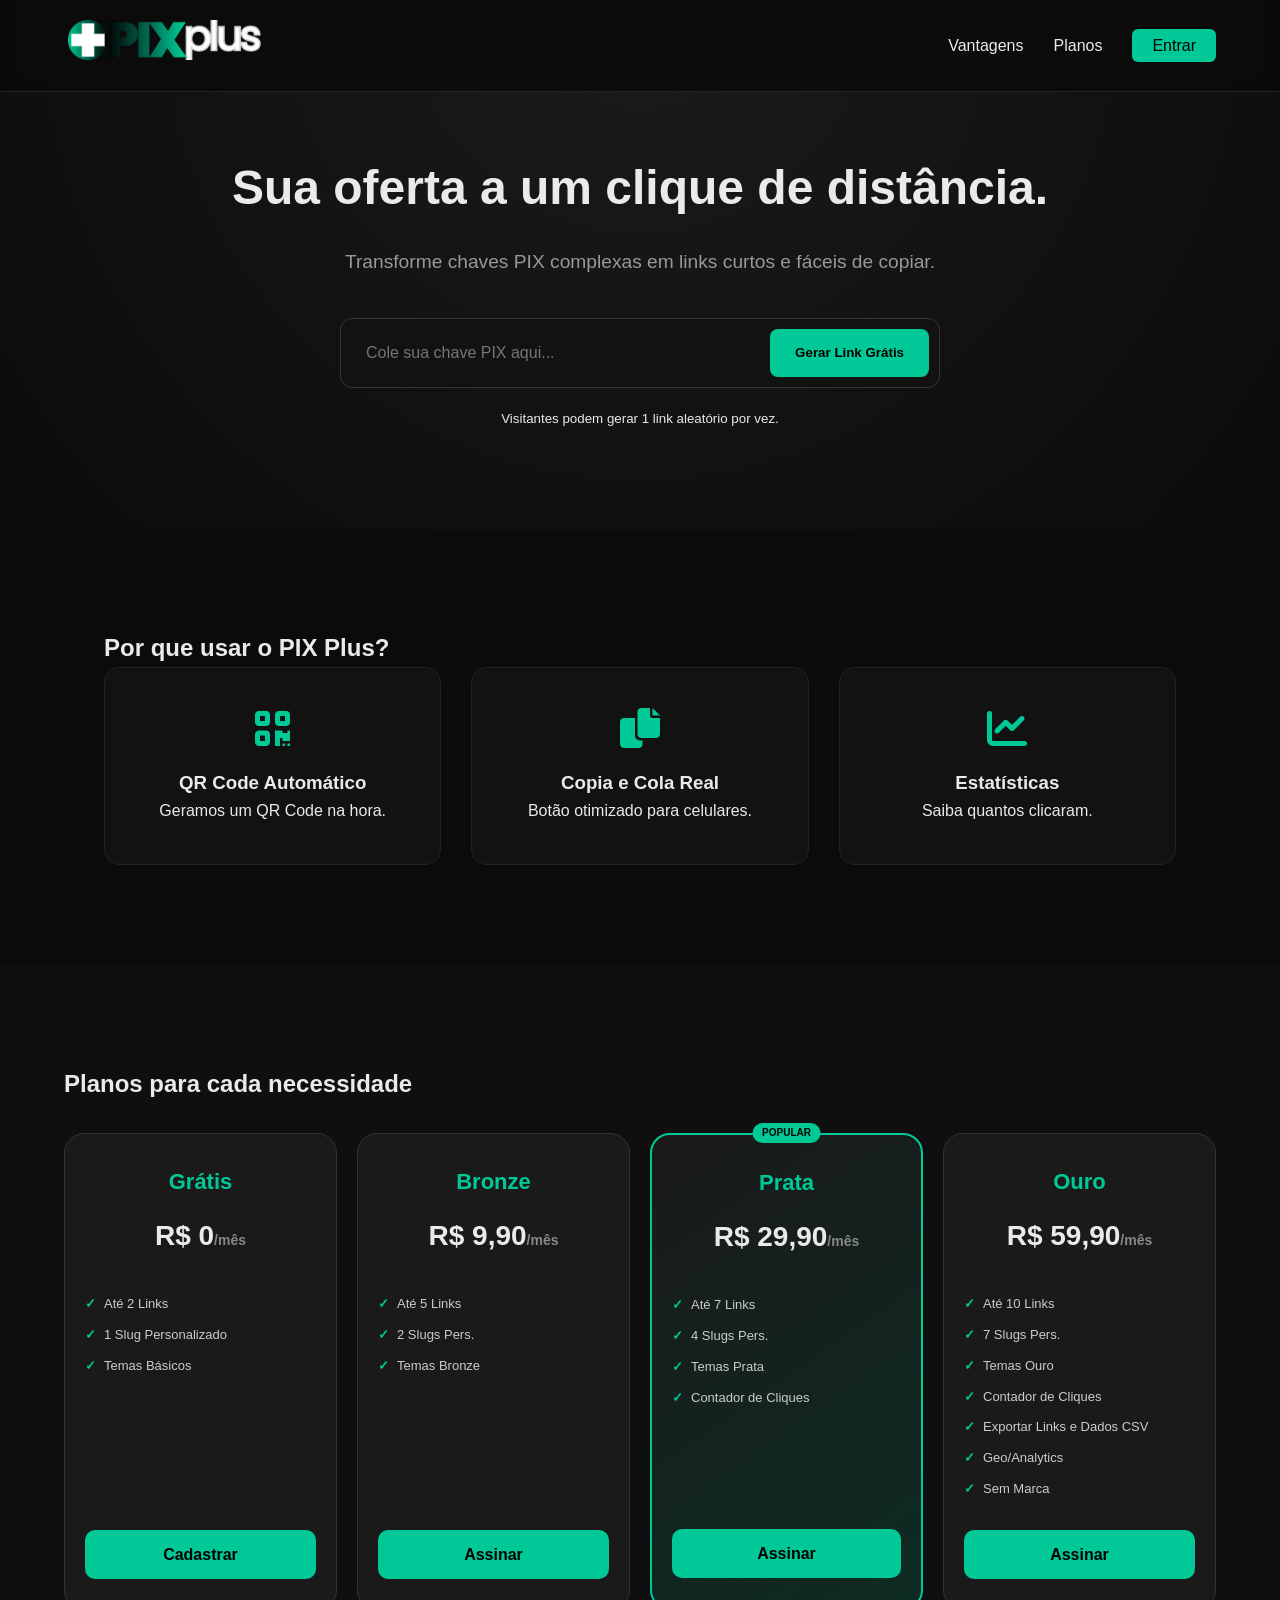
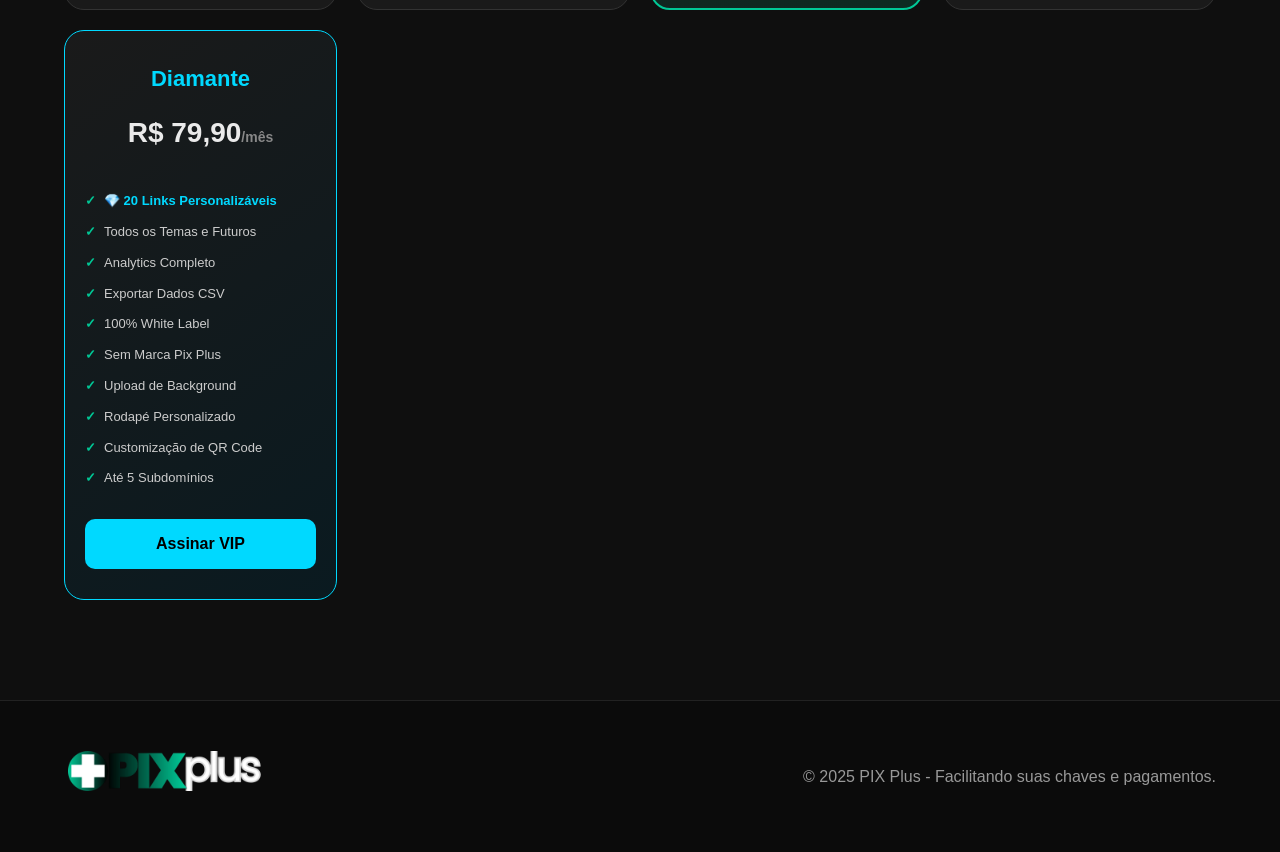
<file: index.html>
<!DOCTYPE html>
<html lang="pt-br">
<head>
    <meta charset="UTF-8">
    <meta name="viewport" content="width=device-width, initial-scale=1.0">
    <title>PIX Plus — Encurtador de Chaves PIX Inteligente</title>
    <link rel="stylesheet" href="index.css"></link>
    <link rel="stylesheet" href="https://cdnjs.cloudflare.com/ajax/libs/font-awesome/6.0.0/css/all.min.css"></link>
</head>
<body>

    <header>
        <nav class="nav-container">
            <div class="logo">
                <a href="/"><img src="/assets/pixplus-branco.png" alt="PIX Plus"/></a>
            </div>

            <button class="menu-toggle-btn" id="btn-mobile-index" style="background:none; border:none; color:#00c896; font-size:24px; cursor:pointer;">
                <i class="fas fa-bars"></i>
            </button>

            <ul class="nav-links" id="menu-principal">
                <li><a href="#vantagens" onclick="fecharMenu()">Vantagens</a></li>
                <li><a href="#planos" onclick="fecharMenu()">Planos</a></li>
                <li id="header-actions">
                    <a href="/login.html" class="btn-login">Entrar</a>
                </li>
            </ul>
        </nav>
    </header>

    <main>
        <section class="hero">
            <h1>Sua oferta a um clique de distância.</h1>
            <p>Transforme chaves PIX complexas em links curtos e fáceis de copiar.</p>
            
            <div class="generator-box">
                <input type="text" id="pix" placeholder="Cole sua chave PIX aqui...">
                <button onclick="criar()">Gerar Link Grátis</button>
            </div>

            <div id="container-resultado" style="display:none; margin-top: 20px; max-width: 600px; width: 100%; justify-self: center;">
                <div style="background: #111; border: 1px solid #00c896; padding: 20px; border-radius: 12px; display: flex; justify-content: space-between; align-items: center;">
                    <div style="text-align: left;">
                        <p style="color: #888; margin: 0; font-size: 14px;">Link gerado com sucesso!</p>
                        <a href="#" id="link-gerado" target="_blank" style="color: #00c896; font-weight: bold; font-size: 18px; text-decoration: none;">PIX Plus.pages.dev/carregando</a>
                    </div>
                    <button onclick="copiarLink()" style="background: #00c896; color: #000; border: none; padding: 10px 20px; border-radius: 8px; cursor: pointer; font-weight: bold;">Copiar</button>
                </div>
            </div>

            <small style="display: block; margin-top: 15px;">Visitantes podem gerar 1 link aleatório por vez.</small>
        </section>

        <section id="vantagens" class="features">
            <div class="section-title"><h2>Por que usar o PIX Plus?</h2></div>
            <div class="feature-grid">
                <div class="feature-card"><i class="fas fa-qrcode"></i><h3>QR Code Automático</h3><p>Geramos um QR Code na hora.</p></div>
                <div class="feature-card"><i class="fas fa-copy"></i><h3>Copia e Cola Real</h3><p>Botão otimizado para celulares.</p></div>
                <div class="feature-card"><i class="fas fa-chart-line"></i><h3>Estatísticas</h3><p>Saiba quantos clicaram.</p></div>
            </div>
        </section>

       <section id="planos" class="pricing">
    <div class="section-title"><h2>Planos para cada necessidade</h2></div>
    <div class="planos-grid">
                    <div class="plano-card">
                        <h3>Grátis</h3>
                        <div class="preco">R$ 0<span>/mês</span></div>
                        <ul class="plano-features">
                            <li>Até 2 Links</li>
                            <li>1 Slug Personalizado</li>
                            <li>Temas Básicos</li>
                        </ul>
                        <a href="/login.html" target="_blank" class="btn-upgrade" style="text-align:center">Cadastrar</a>
                    </div>

                    <div class="plano-card">
                        <h3>Bronze</h3>
                        <div class="preco">R$ 9,90<span>/mês</span></div>
                        <ul class="plano-features">
                            <li>Até 5 Links</li>
                            <li>2 Slugs Pers.</li>
                            <li>Temas Bronze</li>
                        </ul>
                        <a href="/login.html" target="_blank" class="btn-upgrade" style="text-align:center">Assinar</a>
                    </div>

                    <div class="plano-card destaque">
                        <span style="position:absolute; top:-12px; left:50%; transform:translateX(-50%); background:var(--primary); color:#000; padding:2px 10px; border-radius:10px; font-size:10px; font-weight:bold;">POPULAR</span>
                        <h3>Prata</h3>
                        <div class="preco">R$ 29,90<span>/mês</span></div>
                        <ul class="plano-features">
                            <li>Até 7 Links</li>
                            <li>4 Slugs Pers.</li>
                            <li>Temas Prata</li>
                            <li>Contador de Cliques</li>
                        </ul>
                        <a href="/login.html" target="_blank" class="btn-upgrade" style="text-align:center">Assinar</a>
                    </div>

                    <div class="plano-card">
                        <h3>Ouro</h3>
                        <div class="preco">R$ 59,90<span>/mês</span></div>
                        <ul class="plano-features">
                            <li>Até 10 Links</li>
                            <li>7 Slugs Pers.</li>
                            <li>Temas Ouro</li>
                            <li>Contador de Cliques</li>
                            <li>Exportar Links e Dados CSV</li>
                            <li>Geo/Analytics</li>
                            <li>Sem Marca</li>
                        </ul>
                        <a href="/login.html" target="_blank" class="btn-upgrade" style="text-align:center">Assinar</a>
                    </div>

                    <div class="plano-card" style="border-color: #00d9ff; background: linear-gradient(145deg, #1a1a1a, #0a1a20);">
                        <h3 style="color: #00d9ff;">Diamante</h3>
                        <div class="preco">R$ 79,90<span>/mês</span></div>
                        <ul class="plano-features">
                            <li style="color: #00d9ff; font-weight: bold;">💎 20 Links Personalizáveis</li>
                            <li>Todos os Temas e Futuros</li>
                            <li>Analytics Completo</li>
                            <li>Exportar Dados CSV</li>
                            <li>100% White Label</li>
                            <li>Sem Marca Pix Plus</li>
                            <li>Upload de Background</li>
                            <li>Rodapé Personalizado</li>
                            <li>Customização de QR Code</li>
                            <li>Até 5 Subdomínios</li>
                        </ul>
                        <a href="/login.html" target="_blank" class="btn-upgrade" style="background: #00d9ff; text-align:center">Assinar VIP</a>
                    </div>
                </div>
</section>
    </main>

    <footer>
        <div class="footer-content">
             <div class="logo"><a href="/"><img src="/assets/pixplus-branco.png" alt="PIX Plus"/></a></div>
            <p>&copy; 2025 PIX Plus - Facilitando suas chaves e pagamentos.</p>
        </div>
    </footer>

    <script>
        // Lógica local simples para a Index (já que o menu é diferente da Dash)
        const btnMobile = document.getElementById('btn-mobile-index');
        const menuPrincipal = document.getElementById('menu-principal');

        btnMobile.addEventListener('click', () => {
            menuPrincipal.classList.toggle('active');
            // Muda o ícone de bars para X
            const icon = btnMobile.querySelector('i');
            icon.classList.toggle('fa-bars');
            icon.classList.toggle('fa-times');
        });

        function fecharMenu() {
            menuPrincipal.classList.remove('active');
            const icon = btnMobile.querySelector('i');
            icon.classList.add('fa-bars');
            icon.classList.remove('fa-times');
        }
    </script>
    <script src="app.js"></script>
</body>
</html>
</file>
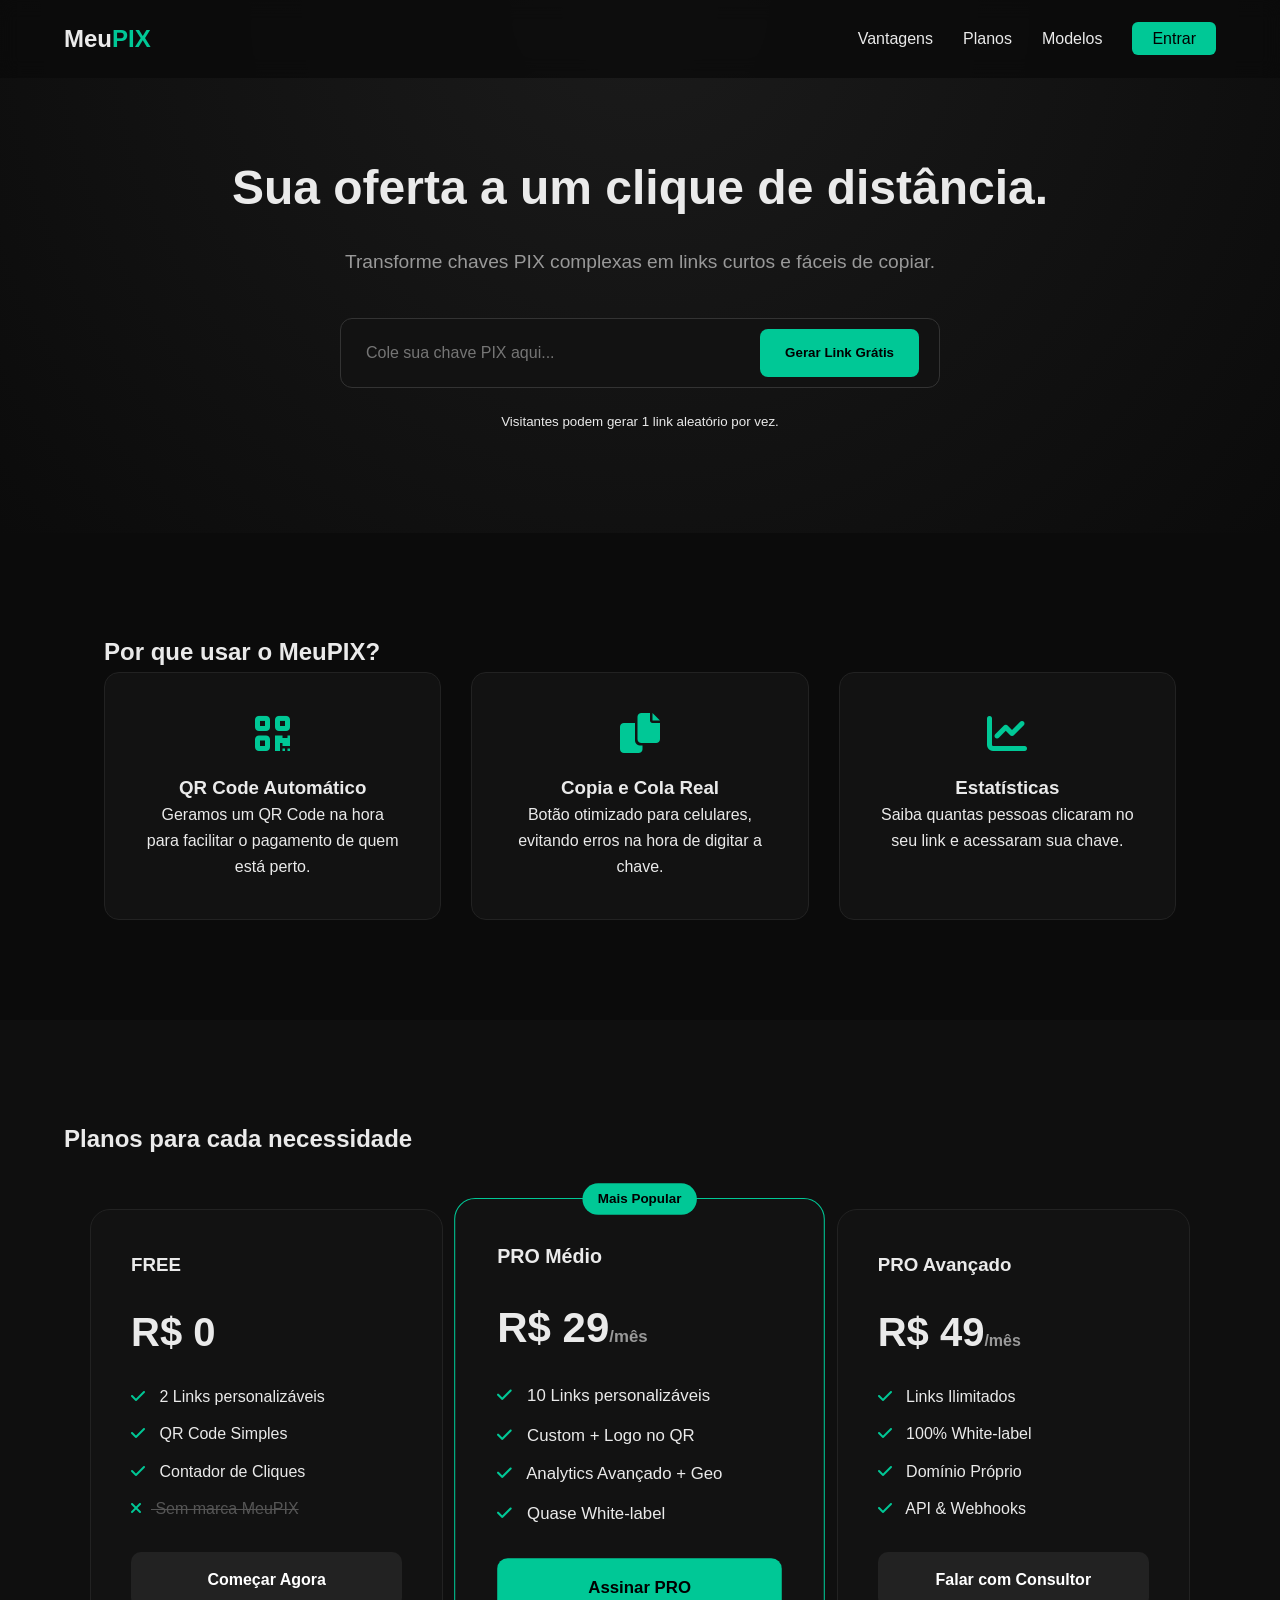
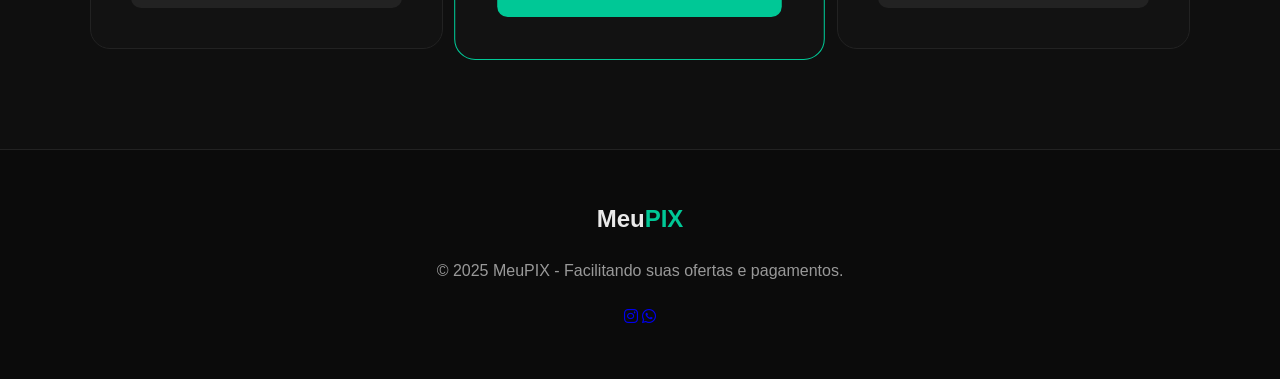
<file: public/index.html>
<!DOCTYPE html>
<html lang="pt-br">
<head>
    <meta charset="UTF-8">
    <meta name="viewport" content="width=device-width, initial-scale=1.0">
    <title>MeuPIX — Encurtador de Chaves PIX Inteligente</title>
    <link rel="stylesheet" href="style.css">
    <link rel="stylesheet" href="https://cdnjs.cloudflare.com/ajax/libs/font-awesome/6.0.0/css/all.min.css">
</head>
<body>

    <header>
        <nav class="nav-container">
            <div class="logo">Meu<span>PIX</span></div>
            <ul class="nav-links">
                <li><a href="#vantagens">Vantagens</a></li>
                <li><a href="#planos">Planos</a></li>
                <li><a href="#modelos">Modelos</a></li>
                <li><a href="/login" class="btn-login">Entrar</a></li>
            </ul>
        </nav>
    </header>

    <main>
        <section class="hero">
            <h1>Sua oferta a um clique de distância.</h1>
            <p>Transforme chaves PIX complexas em links curtos e fáceis de copiar.</p>
            
            <div class="generator-box">
                <input type="text" id="pix" placeholder="Cole sua chave PIX aqui...">
                <button onclick="criar()">Gerar Link Grátis</button>
                <div id="resultado"></div>
            </div>
            <small>Visitantes podem gerar 1 link aleatório por vez.</small>
        </section>

        <section id="vantagens" class="features">
            <div class="section-title">
                <h2>Por que usar o MeuPIX?</h2>
            </div>
            <div class="feature-grid">
                <div class="feature-card">
                    <i class="fas fa-qrcode"></i>
                    <h3>QR Code Automático</h3>
                    <p>Geramos um QR Code na hora para facilitar o pagamento de quem está perto.</p>
                </div>
                <div class="feature-card">
                    <i class="fas fa-copy"></i>
                    <h3>Copia e Cola Real</h3>
                    <p>Botão otimizado para celulares, evitando erros na hora de digitar a chave.</p>
                </div>
                <div class="feature-card">
                    <i class="fas fa-chart-line"></i>
                    <h3>Estatísticas</h3>
                    <p>Saiba quantas pessoas clicaram no seu link e acessaram sua chave.</p>
                </div>
            </div>
        </section>

        <section id="planos" class="pricing">
            <div class="section-title">
                <h2>Planos para cada necessidade</h2>
            </div>
            <div class="pricing-grid">
                <div class="price-card">
                    <h3>FREE</h3>
                    <div class="price">R$ 0</div>
                    <ul>
                        <li><i class="fas fa-check"></i> 2 Links personalizáveis</li>
                        <li><i class="fas fa-check"></i> QR Code Simples</li>
                        <li><i class="fas fa-check"></i> Contador de Cliques</li>
                        <li class="disabled"><i class="fas fa-times"></i> Sem marca MeuPIX</li>
                    </ul>
                    <a href="/cadastro" class="btn-plan">Começar Agora</a>
                </div>
                <div class="price-card featured">
                    <div class="badge">Mais Popular</div>
                    <h3>PRO Médio</h3>
                    <div class="price">R$ 29<span>/mês</span></div>
                    <ul>
                        <li><i class="fas fa-check"></i> 10 Links personalizáveis</li>
                        <li><i class="fas fa-check"></i> Custom + Logo no QR</li>
                        <li><i class="fas fa-check"></i> Analytics Avançado + Geo</li>
                        <li><i class="fas fa-check"></i> Quase White-label</li>
                    </ul>
                    <a href="/cadastro" class="btn-plan">Assinar PRO</a>
                </div>
                <div class="price-card">
                    <h3>PRO Avançado</h3>
                    <div class="price">R$ 49<span>/mês</span></div>
                    <ul>
                        <li><i class="fas fa-check"></i> Links Ilimitados</li>
                        <li><i class="fas fa-check"></i> 100% White-label</li>
                        <li><i class="fas fa-check"></i> Domínio Próprio</li>
                        <li><i class="fas fa-check"></i> API & Webhooks</li>
                    </ul>
                    <a href="/cadastro" class="btn-plan">Falar com Consultor</a>
                </div>
            </div>
        </section>
    </main>

    <footer>
        <div class="footer-content">
            <div class="logo">Meu<span>PIX</span></div>
            <p>&copy; 2025 MeuPIX - Facilitando suas ofertas e pagamentos.</p>
            <div class="social">
                <a href="#"><i class="fab fa-instagram"></i></a>
                <a href="#"><i class="fab fa-whatsapp"></i></a>
            </div>
        </div>
    </footer>

    <script src="app.js"></script>
</body>
</html>
</file>
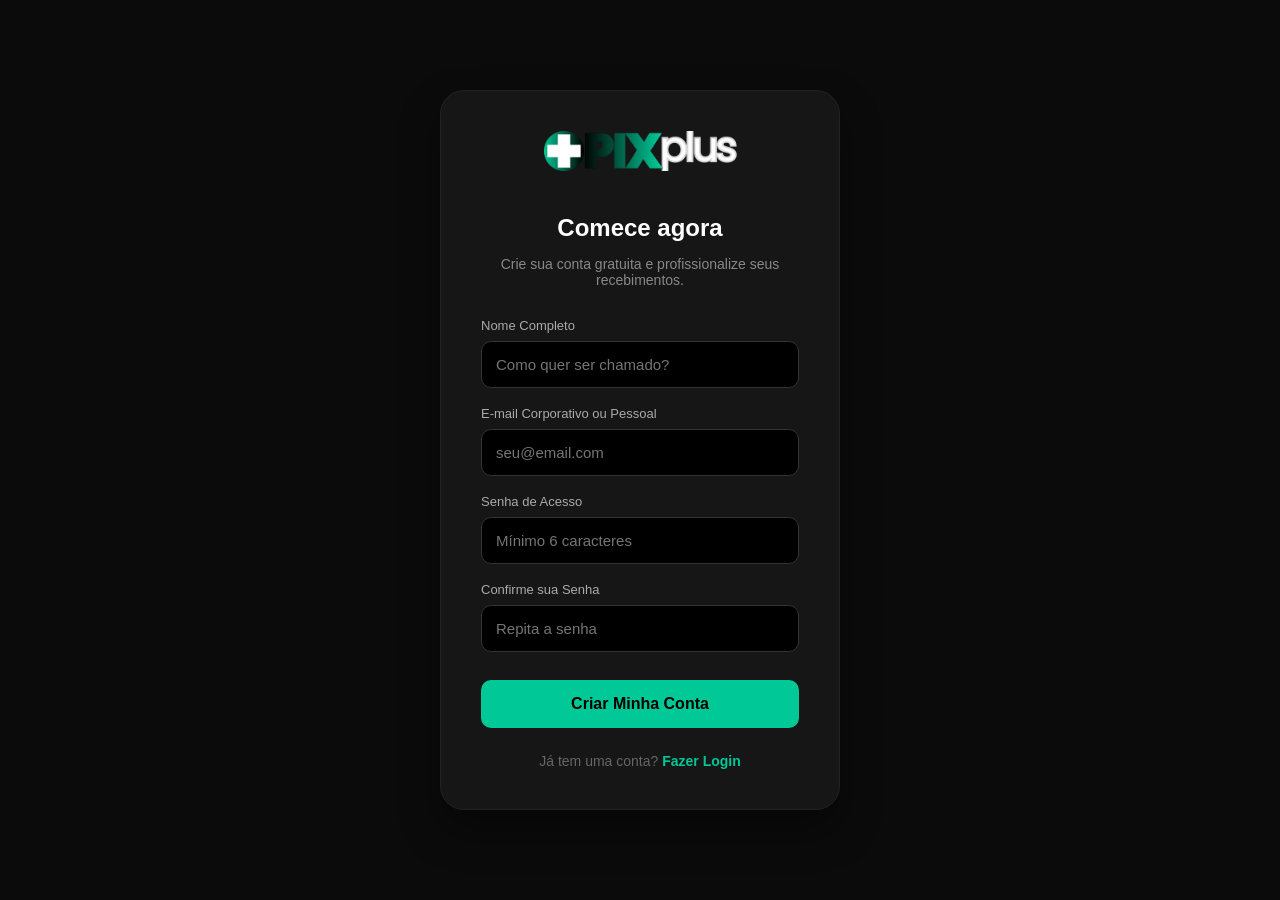
<file: cadastro.html>
<!DOCTYPE html>
<html lang="pt-br">
<head>
    <meta charset="UTF-8">
    <meta name="viewport" content="width=device-width, initial-scale=1.0">
    <title>PIX Plus - Criar Conta</title>
    <link rel="stylesheet" href="cadastro.css">
</head>
<body>

    <div class="auth-container">
        <a href="/"><img src="/assets/pixplus-branco.png" alt="PIX Plus" class="logo-auth"></a>
        <h2>Comece agora</h2>
        <p class="subtitle">Crie sua conta gratuita e profissionalize seus recebimentos.</p>

        <form onsubmit="event.preventDefault(); cadastrar();">
            <div class="input-group">
                <label>Nome Completo</label>
                <input type="text" id="nome" placeholder="Como quer ser chamado?" required>
            </div>
            
            <div class="input-group">
                <label>E-mail Corporativo ou Pessoal</label>
                <input type="email" id="email" placeholder="seu@email.com" required>
            </div>
            
            <div class="input-group">
                <label>Senha de Acesso</label>
                <input type="password" id="password" placeholder="Mínimo 6 caracteres" required>
            </div>
            
            <div class="input-group">
                <label>Confirme sua Senha</label>
                <input type="password" id="confirmPassword" placeholder="Repita a senha" required>
            </div>
            
            <button type="submit" class="btn-primary">Criar Minha Conta</button>
        </form>

        <div class="footer-link">
            Já tem uma conta? <a href="login.html">Fazer Login</a>
        </div>
    </div>

    <script src="app.js"></script>
</body>
</html>
</file>
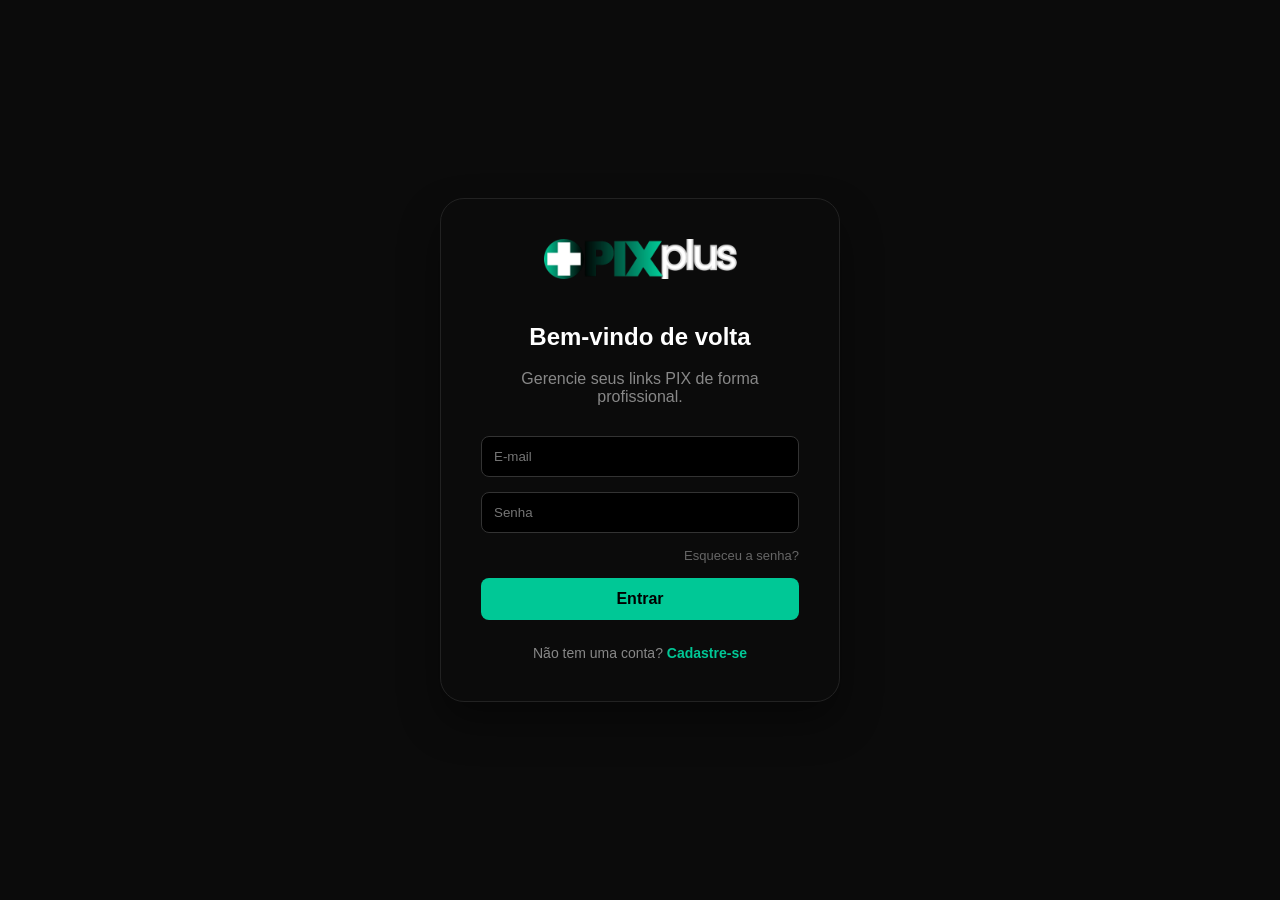
<file: dashboard.html>
<!DOCTYPE html>
<html lang="pt-br">
<head>
    <meta charset="UTF-8">
    <meta name="viewport" content="width=device-width, initial-scale=1.0">
    <title>PIX Plus - Dashboard</title>
    <link rel="stylesheet" href="dashboard.css">
</head>
<body>

    <div class="mobile-nav-bar">
        <a href="/"><img src="/assets/pixplus-branco.png" alt="PIX Plus" style="height: 25px;"/></a>
        <button class="menu-toggle-btn" style="background:none; border:none; color:#fff; font-size:24px; cursor:pointer;">☰</button>
    </div>

    <div class="menu-overlay"></div>

    <div class="dash-wrapper">
        <aside class="sidebar">
            <div class="sidebar-logo">
                 <a href="/"><img src="/assets/pixplus-branco.png" alt="PIX Plus" style="height: 25px;"/></a>
            </div>
            <nav class="sidebar-nav">
                <a onclick="trocarAba('home')" class="nav-item active" id="nav-home">🏠 Painel</a>
                <a onclick="trocarAba('analytics')" class="nav-item" id="nav-analytics">📊 Analytics</a>
                <a onclick="trocarAba('modelos')" class="nav-item" id="nav-modelos">🎨 Modelos</a>
                <a onclick="trocarAba('planos')" class="nav-item" id="nav-planos">💎 Planos</a>
                <a onclick="trocarAba('admin')" class="nav-item" id="nav-admin" style="display:none; color: #ff00ff;">⚙️ Master Admin</a>
            </nav>
            <div class="sidebar-footer">
                <button onclick="logout()" class="btn-logout">Sair</button>
            </div>
        </aside>

        <main class="main-content">
            <div id="view-home" class="aba-conteudo">
                <header class="dash-header">
                    <div>
                        <h1 style="margin:0">Bem-vindo!</h1>
                        <span class="badge-plan">Plano Free</span>
                    </div>
                </header>

                <div class="ranking-container">
    <div class="ranking-box">
        <h3>Dispositivos</h3>
        <div id="deviceList">
            <div class="rank-item main">
                <span class="name">Mobile</span>
                <span class="value">75%</span>
            </div>
            <div class="rank-item secondary">
                <span>Desktop</span>
                <span>20%</span>
            </div>
            <div class="rank-item secondary">
                <span>Tablet</span>
                <span>5%</span>
            </div>
        </div>
    </div>

    <div class="ranking-box">
        <h3>Origem Geográfica</h3>
        <div id="geoList">
            <div class="rank-item main">
                <span class="name">Brasil 🇧🇷</span>
                <span class="value">92%</span>
            </div>
            <div class="rank-item secondary">
                <span>Portugal 🇵🇹</span>
                <span>5%</span>
            </div>
            <div class="rank-item secondary">
                <span>EUA 🇺🇸</span>
                <span>3%</span>
            </div>
        </div>
    </div>
</div>

                <div class="links-section">
                    <div style="display: flex; justify-content: space-between; align-items: center; margin-bottom: 20px;">
                        <h2>Links no Banco de Dados</h2>
                        <button onclick="document.getElementById('modalNovoLink').style.display='block'" style="background:var(--primary); color:#000; border:none; padding:10px 20px; border-radius:8px; cursor:pointer; font-weight:bold;">+ Novo Link</button>
                    </div>
                    <table>
                        <thead>
                            <tr>
                                <th>Atalho (Slug)</th>
                                <th>Chave PIX</th>
                                <th>Cliques</th>
                                <th>Ações</th>
                            </tr>
                        </thead>
                        <tbody id="linksBody"></tbody>
                    </table>
                </div>
            </div>

            <div id="view-analytics" class="aba-conteudo" style="display:none">
    <div id="analyticsSection">
    <h2>Analytics em Tempo Real</h2>
    <p style="color: #888; margin-bottom: 30px;">Dados extraídos diretamente do seu Banco de Dados.</p>

    <div class="stats-overview">
        <div class="stat-card">
            <h4>Acessos Totais</h4>
            <div class="value" id="totalAcessos">0</div>
        </div>
        <div class="stat-card">
            <h4>QR Codes Revelados</h4>
            <div class="value" id="totalRevelacoes">0</div>
        </div>
        <div class="stat-card">
            <h4>Chaves Copiadas</h4>
            <div class="value" id="totalCopias">0</div>
        </div>
    </div>

    <table class="analytics-table">
        <thead>
            <tr>
                <th>Slug</th>
                <th>Acessos</th>
                <th>Revelações</th>
                <th>Cópias</th>
                <th>Engajamento</th>
            </tr>
        </thead>
        <tbody id="analyticsBody">
            </tbody>
    </table>
</div>
</div>

            <div id="view-modelos" class="aba-conteudo" style="display:none">
                <header class="dash-header">
                    <div>
                        <h1 style="margin:0">Modelos de Página</h1>
                        <p style="color:#888">Clique na imagem para ampliar a prévia.</p>
                    </div>
                </header>
                <div class="temas-grid">
                    <div class="tema-card"><span class="badge-pro-tag">FREE</span><img src="/assets/modelos/preview-padrao.webp" onclick="abrirLightbox(this)"><p>Escuro Minimalista</p></div>
                    <div class="tema-card"><span class="badge-pro-tag">FREE</span><img src="/assets/modelos/preview-padrao-claro.webp" onclick="abrirLightbox(this)"><p>Claro Minimalista</p></div>
                    <div class="tema-card"><span class="badge-pro-tag">BRONZE</span><img src="/assets/modelos/preview-trigo.webp" onclick="abrirLightbox(this)"><p>Campos de Trigo</p></div>
                    <div class="tema-card"><span class="badge-pro-tag">BRONZE</span><img src="/assets/modelos/preview-futebol.webp" onclick="abrirLightbox(this)"><p>Futebol</p></div>
                    <div class="tema-card"><span class="badge-pro-tag">PRATA</span><img src="/assets/modelos/preview-caridade.webp" onclick="abrirLightbox(this)"><p>Caridade</p></div>
                    <div class="tema-card"><span class="badge-pro-tag">PRATA</span><img src="/assets/modelos/preview-liberdade.webp" onclick="abrirLightbox(this)"><p>Liberdade</p></div>
                    <div class="tema-card"><span class="badge-pro-tag">OURO</span><img src="/assets/modelos/preview-ceu.webp" onclick="abrirLightbox(this)"><p>Céu</p></div>
                    <div class="tema-card"><span class="badge-pro-tag">OURO</span><img src="/assets/modelos/preview-festa.webp" onclick="abrirLightbox(this)"><p>Festa</p></div>
                    <div class="tema-card"><span class="badge-pro-tag">OURO</span><img src="/assets/modelos/preview-universo.webp" onclick="abrirLightbox(this)"><p>Espaço Sideral</p></div>
                    <div class="tema-card"><span class="badge-pro-tag">DIAMANTE</span><img src="/assets/modelos/preview-crypto.webp" onclick="abrirLightbox(this)"><p>Blockchain</p></div>
                    <div class="tema-card"><span class="badge-pro-tag">DIAMANTE</span><img src="/assets/modelos/preview-city.webp" onclick="abrirLightbox(this)"><p>Midnight City</p></div>
                    <div class="tema-card"><span class="badge-pro-tag">DIAMANTE</span><img src="/assets/modelos/preview-anime.webp" onclick="abrirLightbox(this)"><p>Anime</p></div>
                </div>
            </div>

            <div id="view-planos" class="aba-conteudo" style="display:none">
                <header class="dash-header">
                    <div>
                        <h1 style="margin:0">Escolha seu Plano 💎</h1>
                        <p style="color:#888">Aumente seus limites e turbine seus links.</p>
                    </div>
                </header>
                <div class="planos-grid">
                    <div class="plano-card">
                        <h3>Grátis</h3>
                        <div class="preco">R$ 0<span>/mês</span></div>
                        <ul class="plano-features">
                            <li>Até 2 Links</li>
                            <li>1 Slug Personalizado</li>
                            <li>Temas Básicos</li>
                        </ul>
                        <button class="btn-upgrade" style="background:#333; color:#fff;" disabled>Plano Atual</button>
                    </div>

                    <div class="plano-card">
                        <h3>Bronze</h3>
                        <div class="preco">R$ 9,90<span>/mês</span></div>
                        <ul class="plano-features">
                            <li>Até 5 Links</li>
                            <li>2 Slugs Pers.</li>
                            <li>Temas Bronze</li>
                        </ul>
                        <a href="https://wa.me/5569992432625?text=Quero+o+plano+Bronze" target="_blank" class="btn-upgrade" style="text-align:center">Assinar</a>
                    </div>

                    <div class="plano-card destaque">
                        <span style="position:absolute; top:-12px; left:50%; transform:translateX(-50%); background:var(--primary); color:#000; padding:2px 10px; border-radius:10px; font-size:10px; font-weight:bold;">POPULAR</span>
                        <h3>Prata</h3>
                        <div class="preco">R$ 29,90<span>/mês</span></div>
                        <ul class="plano-features">
                            <li>Até 7 Links</li>
                            <li>4 Slugs Pers.</li>
                            <li>Temas Prata</li>
                            <li>Contador de Cliques</li>
                        </ul>
                        <a href="https://wa.me/5569992432625?text=Quero+o+plano+Prata" target="_blank" class="btn-upgrade" style="text-align:center">Assinar</a>
                    </div>

                    <div class="plano-card">
                        <h3>Ouro</h3>
                        <div class="preco">R$ 59,90<span>/mês</span></div>
                        <ul class="plano-features">
                            <li>Até 10 Links</li>
                            <li>7 Slugs Pers.</li>
                            <li>Temas Ouro</li>
                            <li>Contador de Cliques</li>
                            <li>Exportar Links e Dados CSV</li>
                            <li>Geo/Analytics</li>
                            <li>Sem Marca</li>
                        </ul>
                        <a href="https://wa.me/5569992432625?text=Quero+o+plano+Ouro" target="_blank" class="btn-upgrade" style="text-align:center">Assinar</a>
                    </div>

                    <div class="plano-card" style="border-color: #00d9ff; background: linear-gradient(145deg, #1a1a1a, #0a1a20);">
                        <h3 style="color: #00d9ff;">Diamante</h3>
                        <div class="preco">R$ 79,90<span>/mês</span></div>
                        <ul class="plano-features">
                            <li style="color: #00d9ff; font-weight: bold;">💎 20 Links Personalizáveis</li>
                            <li>Todos os Temas e Futuros</li>
                            <li>Analytics Completo</li>
                            <li>Exportar Dados CSV</li>
                            <li>100% White Label</li>
                            <li>Sem Marca Pix Plus</li>
                            <li>Upload de Background</li>
                            <li>Rodapé Personalizado</li>
                            <li>Customização de QR Code</li>
                            <li>Até 5 Subdomínios</li>
                        </ul>
                        <a href="https://wa.me/5569992432625?text=Quero+o+plano+Diamante" target="_blank" class="btn-upgrade" style="background: #00d9ff; text-align:center">Assinar VIP</a>
                    </div>
                </div>
            </div>
            
            <div id="view-admin" class="aba-conteudo" style="display:none">
    <header class="dash-header">
        <div>
            <h1 style="margin:0; color: #ff00ff;">Painel de Controle Master</h1>
            <p style="color:#888">Gerencie usuários e aplique upgrades manuais.</p>
        </div>
    </header>

    <div class="links-section">
    <div style="display: flex; justify-content: space-between; align-items: center; margin-bottom: 20px; gap: 15px;">
        <h2 style="margin:0;">Usuários</h2>
        <input type="text" id="buscaUsuario" onkeyup="filtrarUsuariosAdmin()" placeholder="🔍 Buscar por nome ou e-mail..." 
               style="flex:1; max-width: 400px; background:#111; border:1px solid #333; color:#fff; padding:10px; border-radius:10px; outline:none;">
        
        <button onclick="carregarUsuariosAdmin()" style="background:#222; color:#fff; border:1px solid #444; padding:10px 15px; border-radius:10px; cursor:pointer;">🔄</button>
    </div>
        <table>
            <thead>
                <tr>
                    <th>Nome / E-mail</th>
                    <th>Plano Atual</th>
                    <th>Ações de Upgrade</th>
                    <th>Gestão</th>
                </tr>
            </thead>
            <tbody id="adminUsersBody">
                </tbody>
        </table>
    </div>
</div>
        </main>
    </div>

    <div id="modalNovoLink" class="modal">
        <div class="modal-content">
            <h2 style="margin:0 0 20px 0; color:var(--primary);">Novo Link</h2>
            <div class="input-group">
                <label>Sua Chave PIX</label>
                <input type="text" id="novoPix" placeholder="E-mail, CPF ou Chave">
            </div>
            <div class="input-group">
                <label>Atalho (Slug)</label>
                <input type="text" id="novoSlug" placeholder="Ex: meu-pagamento">
            </div>
            <div class="input-group">
                <label>Tema da Página</label>
                <select id="temaSelect">
                    <option value="theme-default">Padrão Dark (GRÁTIS)</option>
                    <option value="theme-default-light">Padrão White (GRÁTIS)</option>
                    <option value="theme-wheat">Campos de Trigo (BRONZE)</option>    
                    <option value="theme-futebol">Futebol (BRONZE)</option>
                    <option value="theme-caridade">Caridade (PRATA)</option>
                    <option value="theme-liberdade">Liberdade (PRATA)</option>
                    <option value="theme-festa">Festa (OURO)</option>
                    <option value="theme-universe">Espaço Sideral (OURO)</option>
                    <option value="theme-sky">Céu (OURO)</option>
                    <option value="theme-crypto">Blockchain (DIAMANTE)</option>
                    <option value="theme-city">Midnight City (DIAMANTE)</option>
                    <option value="theme-anime">Anime (DIAMANTE)</option>
                </select>
            </div>
            <div class="input-group">
                <label>Descrição</label>
                <textarea id="novaDescricao" rows="2"></textarea>
            </div>
            <p id="msgStatus"></p>
            <div class="modal-actions">
                <button onclick="criar()" class="btn-modal-primary">Criar Link</button>
                <button onclick="fecharModal()" class="btn-modal-secondary">Cancelar</button>
            </div>
        </div>
    </div>

    <div id="modalEdicao" class="modal" style="display:none; position:fixed; top:0; left:0; width:100%; height:100%; background:rgba(0,0,0,0.8); z-index:9999; align-items:center; justify-content:center;">
    <div style="background:#161616; padding:30px; border-radius:20px; border:1px solid #333; width:90%; max-width:400px; text-align:center;">
        <h2 style="color:var(--primary); margin-top:0;">Editar Link</h2>
        <p style="color:#888; font-size:14px;">Altere o nome do seu link (slug):</p>
        
        <input type="hidden" id="editOldSlug">
        <div style="display:flex; background:#000; padding:10px; border-radius:10px; border:1px solid #333; margin:20px 0;">
            <span style="color:#666; margin-right:5px;">pixplus.pro/</span>
            <input type="text" id="editNewSlug" style="background:none; border:none; color:#fff; outline:none; width:100%; font-weight:bold;">
        </div>
        
        <div style="display:flex; gap:10px;">
            <button onclick="fecharModalEdicao()" style="flex:1; background:#222; color:#fff; border:none; padding:12px; border-radius:10px; cursor:pointer;">Cancelar</button>
            <button onclick="salvarNovaSlug()" style="flex:1; background:var(--primary); color:#000; border:none; padding:12px; border-radius:10px; font-weight:bold; cursor:pointer;">Salvar</button>
        </div>
    </div>
</div>
    
    <div id="lightbox" class="lightbox" onclick="this.style.display='none'">
        <img id="img-lightbox" src="">
    </div>

    <script src="app.js"></script>
    <script>
        // Funções auxiliares específicas do layout
        function abrirLightbox(img) {
            document.getElementById('img-lightbox').src = img.src;
            document.getElementById('lightbox').style.display = 'flex';
        }

        function fecharModal() {
            document.getElementById('modalNovoLink').style.display = 'none';
        }

        // Script para fechar modal ao clicar fora
        window.onclick = function(event) {
            let modal = document.getElementById('modalNovoLink');
            if (event.target == modal) fecharModal();
        }
    </script>
</body>
</html>
</file>
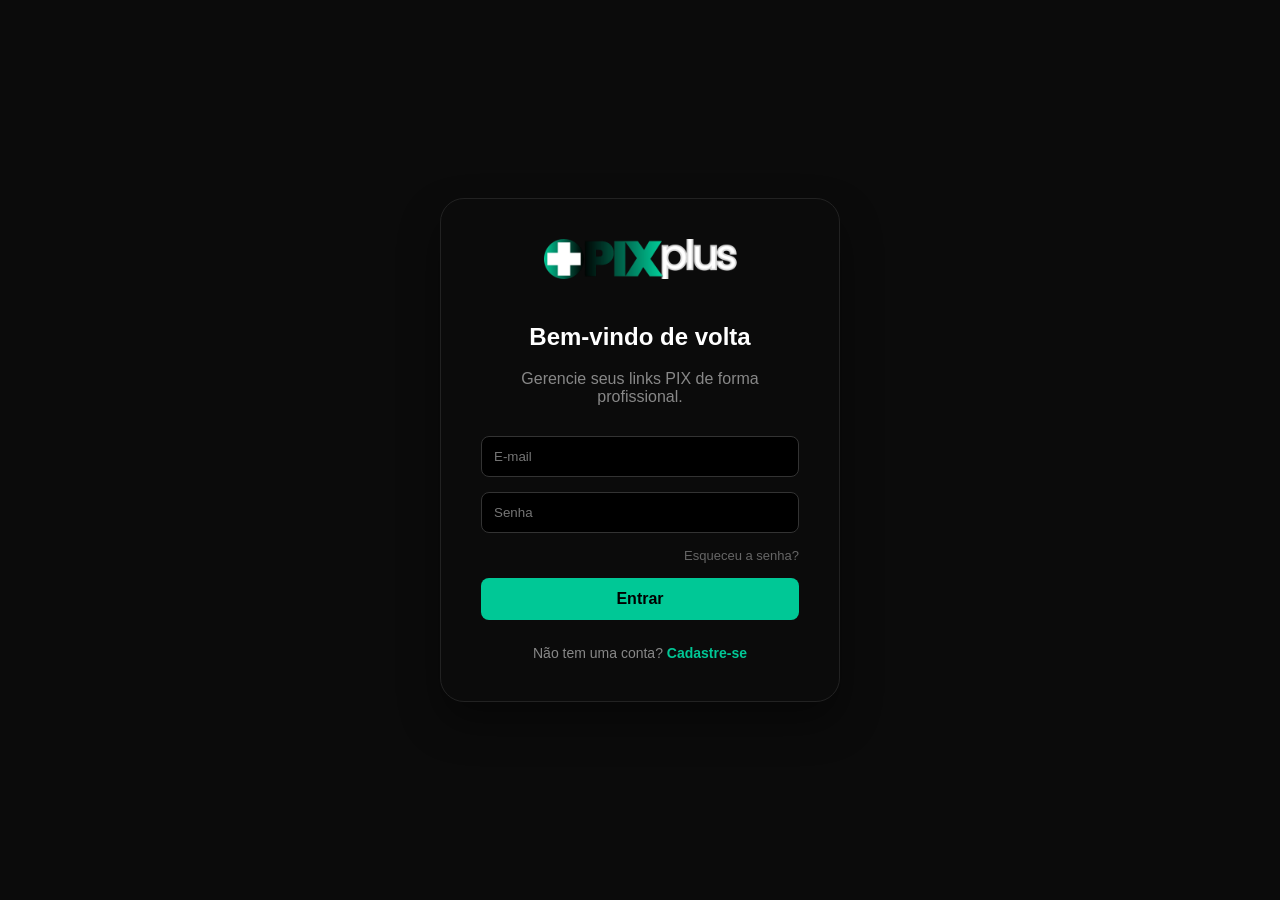
<file: login.html>
<!DOCTYPE html>
<html lang="pt-br">
<head>
    <meta charset="UTF-8">
    <meta name="viewport" content="width=device-width, initial-scale=1.0">
    <title>PIX Plus - Entrar</title>
    <link rel="stylesheet" href="login.css">
</head>
<body>
    <div class="auth-container">
        <a href="/"><img src="/assets/pixplus-branco.png" alt="PIX Plus" style="height: 40px; margin-bottom: 20px;"></a>
        <h2 id="auth-title">Bem-vindo de volta</h2>
        <p style="color: #888; margin-bottom: 30px;">Gerencie seus links PIX de forma profissional.</p>

        <form id="loginForm" onsubmit="event.preventDefault(); logar();">
            <input type="email" id="email" placeholder="E-mail" required>
            <input type="password" id="password" placeholder="Senha" required>
            
            <a href="esqueceu-senha.html" class="forgot-password">Esqueceu a senha?</a>
            
            <button type="submit" class="btn-primary">Entrar</button>
        </form>

        <div class="switch-auth">
            <span>Não tem uma conta?</span> 
            <a href="cadastro.html">Cadastre-se</a>
        </div>
    </div>

    <script src="app.js"></script>
</body>
</html>
</file>
<file: index.css>
/* PIX Plus - Folha de Estilo Principal (index.html)
    Mantido e Organizado para: Pejotta
*/

:root {
    --primary: #00c896;
    --primary-dark: #00a77a;
    --bg-dark: #0b0b0b;
    --card-bg: #121212;
    --text-main: #eaeaea;
    --text-dim: #999;
    --transition: 0.3s cubic-bezier(0.4, 0, 0.2, 1);
}

/* --- RESET & BASE --- */
* { box-sizing: border-box; margin: 0; padding: 0; }

body {
    background-color: var(--bg-dark);
    color: var(--text-main);
    font-family: 'Inter', sans-serif;
    line-height: 1.6;
    scroll-behavior: smooth;
}

/* --- HEADER & NAV --- */
header {
    padding: 20px 5%;
    background: rgba(11, 11, 11, 0.8);
    backdrop-filter: blur(10px);
    position: fixed;
    width: 100%;
    z-index: 1000;
    border-bottom: 1px solid #222;
}

.nav-container {
    display: flex;
    justify-content: space-between;
    align-items: center;
    max-width: 1200px;
    margin: 0 auto;
}

.logo { font-size: 1.5rem; font-weight: 800; text-decoration: none; color: #fff; }
.logo img { max-width: 200px; height: auto; }
.logo span { color: var(--primary); }

.nav-links { list-style: none; display: flex; align-items: center; gap: 30px; }
.nav-links a { text-decoration: none; color: var(--text-main); font-weight: 500; transition: var(--transition); }
.nav-links a:hover { color: var(--primary); }

.btn-login {
    background: var(--primary);
    color: #000 !important;
    padding: 8px 20px;
    border-radius: 6px;
    font-weight: bold;
    text-decoration: none;
}

/* --- HERO SECTION --- */
.hero {
    padding: 150px 5% 100px;
    text-align: center;
    background: radial-gradient(circle at top, #1b1b1b, #0b0b0b);
}

.hero h1 { font-size: 3rem; margin-bottom: 20px; }
.hero p { color: var(--text-dim); font-size: 1.2rem; margin-bottom: 40px; }

.generator-box {
    max-width: 600px;
    margin: 0 auto 20px;
    background: var(--card-bg);
    padding: 10px;
    border-radius: 12px;
    display: flex;
    gap: 10px;
    border: 1px solid #333;
}

.generator-box input {
    flex: 1;
    background: transparent;
    border: none;
    color: #fff;
    padding: 15px;
    outline: none;
    font-size: 1rem;
}

.generator-box button {
    background: var(--primary);
    border: none;
    padding: 0 25px;
    border-radius: 8px;
    font-weight: 700;
    cursor: pointer;
    transition: var(--transition);
}

.generator-box button:hover { background: var(--primary-dark); }

/* --- FEATURES --- */
.features { padding: 100px 5%; max-width: 1200px; margin: 0 auto; }
.feature-grid { display: grid; grid-template-columns: repeat(auto-fit, minmax(250px, 1fr)); gap: 30px; }
.feature-card {
    background: var(--card-bg);
    padding: 40px;
    border-radius: 15px;
    text-align: center;
    border: 1px solid #222;
    transition: var(--transition);
}
.feature-card:hover { border-color: var(--primary); transform: translateY(-5px); }
.feature-card i { font-size: 2.5rem; color: var(--primary); margin-bottom: 20px; }

/* --- PRICING (ESTILO BONITÃO DO PAINEL) --- */
.pricing { padding: 100px 5%; background: #0f0f0f; }

.pricing-grid {
    display: grid;
    grid-template-columns: repeat(auto-fit, minmax(280px, 1fr));
    gap: 25px;
    max-width: 1500px;
    margin: 30px auto;
}

.price-card {
    background: #1a1a1a; /* Escurecido como no painel */
    padding: 35px 25px;
    border-radius: 20px;
    border: 1px solid #333;
    position: relative;
    transition: var(--transition);
    display: flex;
    flex-direction: column;
    text-align: center;
}

/* --- PLANOS --- */

        .planos-grid { display: grid; grid-template-columns: repeat(auto-fit, minmax(220px, 1fr)); gap: 20px; margin-top: 30px; }
        .plano-card { background: #1a1a1a; border: 1px solid #333; border-radius: 20px; padding: 30px 20px; text-align: center; transition: 0.3s; display: flex; flex-direction: column; position: relative; }
        .plano-card:hover { transform: translateY(-10px); border-color: var(--primary); }
        .plano-card.destaque { border: 2px solid var(--primary); background: linear-gradient(145deg, #1a1a1a, #0d2b22); }
        .plano-card h3 { margin: 0; color: var(--primary); font-size: 22px; }
        .plano-card .preco { font-size: 28px; font-weight: bold; margin: 15px 0; }
        .plano-card .preco span { font-size: 14px; color: #888; }
        .plano-features { list-style: none; padding: 0; margin: 20px 0; text-align: left; flex: 1; }
        .plano-features li { font-size: 13px; margin-bottom: 10px; color: #ccc; display: flex; align-items: center; gap: 8px; }
        .plano-features li::before { content: "✓"; color: var(--primary); font-weight: bold; }
        .btn-upgrade { background: var(--primary); color: #000; border: none; padding: 12px; border-radius: 10px; font-weight: bold; cursor: pointer; text-decoration: none; transition: 0.2s; }

/* --- FOOTER --- */
footer { padding: 50px 5%; border-top: 1px solid #222; text-align: center; }
.footer-content { display: flex; justify-content: space-between; align-items: center; max-width: 1200px; margin: 0 auto; }
.footer-content p { color: var(--text-dim); }

/* --- MOBILE E MENU --- */
.menu-toggle-btn {
    display: none; background: none; border: none; color: var(--primary);
    font-size: 30px; cursor: pointer; z-index: 1100;
}

.menu-overlay {
    display: none; position: fixed; top: 0; left: 0; width: 100%; height: 100%;
    background: rgba(0, 0, 0, 0.8); backdrop-filter: blur(4px); z-index: 998;
}

@media (max-width: 768px) {
    .menu-toggle-btn { display: block; }
    .nav-links {
        display: none; flex-direction: column; position: absolute;
        top: 80px; left: 0; width: 100%; background: #111; padding: 30px;
        gap: 20px; border-bottom: 1px solid #222;
    }
    .nav-links.active { display: flex; }
    .footer-content { flex-direction: column; gap: 20px; }
}

/* --- TEMAS (PÁGINA DE DESTINO) --- */
.slug-page { 
    min-height: 100vh; display: flex; align-items: center; justify-content: center; 
    background-size: cover; background-position: center; background-attachment: fixed;
}
.theme-crypto { background-image: linear-gradient(rgba(0,0,0,0.7), rgba(0,0,0,0.7)), url('https://images.unsplash.com/photo-1639762681485-074b7f938ba0?q=80&w=1920'); }
.theme-crypto .pix-card { background: rgba(20, 20, 20, 0.9); color: var(--primary); border: 1px solid var(--primary); }
</file>
<file: public/style.css>
:root {
    --primary: #00c896;
    --primary-dark: #00a77a;
    --bg-dark: #0b0b0b;
    --card-bg: #121212;
    --text-main: #eaeaea;
    --text-dim: #999;
}

* { box-sizing: border-box; margin: 0; padding: 0; }

body {
    background-color: var(--bg-dark);
    color: var(--text-main);
    font-family: 'Inter', sans-serif;
    line-height: 1.6;
    scroll-behavior: smooth;
}

/* Header */
header {
    padding: 20px 5%;
    background: rgba(11, 11, 11, 0.8);
    backdrop-filter: blur(10px);
    position: fixed;
    width: 100%;
    z-index: 1000;
}

.nav-container {
    display: flex;
    justify-content: space-between;
    align-items: center;
    max-width: 1200px;
    margin: 0 auto;
}

.logo { font-size: 1.5rem; font-weight: 800; }
.logo span { color: var(--primary); }

.nav-links { list-style: none; display: flex; align-items: center; gap: 30px; }
.nav-links a { text-decoration: none; color: var(--text-main); font-weight: 500; transition: 0.3s; }
.nav-links a:hover { color: var(--primary); }

.btn-login {
    background: var(--primary);
    color: #000 !important;
    padding: 8px 20px;
    border-radius: 6px;
}

/* Hero */
.hero {
    padding: 150px 5% 100px;
    text-align: center;
    background: radial-gradient(circle at top, #1b1b1b, #0b0b0b);
}

.hero h1 { font-size: 3rem; margin-bottom: 20px; }
.hero p { color: var(--text-dim); font-size: 1.2rem; margin-bottom: 40px; }

.generator-box {
    max-width: 600px;
    margin: 0 auto 20px;
    background: var(--card-bg);
    padding: 10px;
    border-radius: 12px;
    display: flex;
    gap: 10px;
    border: 1px solid #333;
}

.generator-box input {
    flex: 1;
    background: transparent;
    border: none;
    color: #fff;
    padding: 15px;
    outline: none;
    font-size: 1rem;
}

.generator-box button {
    background: var(--primary);
    border: none;
    padding: 0 25px;
    border-radius: 8px;
    font-weight: 700;
    cursor: pointer;
}

/* Feature Cards */
.features { padding: 100px 5%; max-width: 1200px; margin: 0 auto; }
.feature-grid { display: grid; grid-template-columns: repeat(auto-fit, minmax(250px, 1fr)); gap: 30px; }
.feature-card {
    background: var(--card-bg);
    padding: 40px;
    border-radius: 15px;
    text-align: center;
    border: 1px solid #222;
}
.feature-card i { font-size: 2.5rem; color: var(--primary); margin-bottom: 20px; }

/* Pricing */
.pricing { padding: 100px 5%; background: #0f0f0f; }
.pricing-grid {
    display: grid;
    grid-template-columns: repeat(auto-fit, minmax(300px, 1fr));
    gap: 20px;
    max-width: 1100px;
    margin: 50px auto 0;
}

.price-card {
    background: var(--card-bg);
    padding: 40px;
    border-radius: 20px;
    border: 1px solid #222;
    position: relative;
}

.price-card.featured { border-color: var(--primary); transform: scale(1.05); }
.badge {
    position: absolute; top: -15px; left: 50%; transform: translateX(-50%);
    background: var(--primary); color: #000; padding: 5px 15px; border-radius: 20px; font-size: 0.8rem; font-weight: 800;
}

.price { font-size: 2.5rem; font-weight: 800; margin: 20px 0; }
.price span { font-size: 1rem; color: var(--text-dim); }

.price-card ul { list-style: none; margin-bottom: 30px; text-align: left; }
.price-card li { margin-bottom: 12px; }
.price-card li.disabled { color: #555; text-decoration: line-through; }
.price-card li i { margin-right: 10px; color: var(--primary); }

.btn-plan {
    display: block; text-decoration: none; background: #222; color: #fff;
    text-align: center; padding: 15px; border-radius: 10px; font-weight: 700; transition: 0.3s;
}
.featured .btn-plan { background: var(--primary); color: #000; }

/* Footer */
footer { padding: 50px 5%; border-top: 1px solid #222; text-align: center; }
.footer-content p { color: var(--text-dim); margin: 20px 0; }
</file>
<file: cadastro.css>
:root { --primary: #00c896; --bg: #0b0b0b; --card: #161616; }

        body { background: var(--bg); color: #fff; font-family: 'Inter', sans-serif; margin: 0; display: flex; align-items: center; justify-content: center; min-height: 100vh; }

        

        .auth-container { 

            width: 100%; max-width: 400px; padding: 40px; background: var(--card); 

            border-radius: 24px; border: 1px solid #222; text-align: center; box-sizing: border-box;

            box-shadow: 0 20px 40px rgba(0,0,0,0.4);

        }



        .logo-auth { height: 40px; margin-bottom: 20px; }

        h2 { margin-bottom: 10px; font-size: 24px; }

        p.subtitle { color: #888; margin-bottom: 30px; font-size: 14px; }



        .input-group { text-align: left; margin-bottom: 18px; }

        .input-group label { display: block; margin-bottom: 8px; color: #aaa; font-size: 13px; font-weight: 500; }

        

        input { 

            width: 100%; padding: 14px; background: #000; border: 1px solid #333; 

            color: #fff; border-radius: 10px; box-sizing: border-box; outline: none;

            transition: 0.3s; font-size: 15px;

        }

        input:focus { border-color: var(--primary); box-shadow: 0 0 0 2px rgba(0, 200, 150, 0.2); }



        .btn-primary { 

            width: 100%; padding: 15px; background: var(--primary); color: #000; 

            border: none; border-radius: 10px; font-weight: bold; cursor: pointer; 

            transition: 0.3s; font-size: 16px; margin-top: 10px;

        }

        .btn-primary:hover { opacity: 0.9; transform: translateY(-2px); box-shadow: 0 5px 15px rgba(0, 200, 150, 0.3); }



        .footer-link { margin-top: 25px; font-size: 14px; color: #666; }

        .footer-link a { color: var(--primary); text-decoration: none; font-weight: bold; }

        .footer-link a:hover { text-decoration: underline; }
</file>
<file: dashboard.css>
:root { --primary: #00c896; --bg: #0b0b0b; --card: #161616; --sidebar: #111; }

        body { background: var(--bg); color: #fff; font-family: 'Inter', sans-serif; margin: 0; overflow-x: hidden; }

        /* Estrutura do Painel */

        .dash-wrapper { display: flex; min-height: 100vh; }
        .sidebar { 
            width: 250px; background: var(--sidebar); border-right: 1px solid #222; 
            display: flex; flex-direction: column; padding: 20px; position: fixed; height: 100vh;
            box-sizing: border-box; z-index: 1000; transition: 0.3s;
        }



        .main-content { margin-left: 250px; flex: 1; padding: 40px; box-sizing: border-box; transition: 0.3s; }



        /* HEADER MOBILE */

        .mobile-nav-bar {

            display: none; width: 100%; padding: 15px 20px; background: var(--sidebar);

            border-bottom: 1px solid #222; position: fixed; top: 0; left: 0; 

            z-index: 1001; justify-content: space-between; align-items: center; box-sizing: border-box;

        }



        @media (max-width: 768px) {

            .mobile-nav-bar { display: flex; }

            .sidebar { transform: translateX(-100%); }

            .sidebar.active { transform: translateX(0); }

            .main-content { margin-left: 0; padding: 100px 20px 20px 20px; }

        }



        /* Estilos da Sidebar */

        .sidebar-logo { margin-bottom: 40px; text-align: center; }

        .sidebar-nav { flex: 1; }

        .nav-item { 

            display: flex; align-items: center; gap: 12px; padding: 12px 15px; color: #888; 

            text-decoration: none; border-radius: 8px; margin-bottom: 8px; transition: 0.3s; cursor: pointer;

        }

        .nav-item.active, .nav-item:hover { background: #1a1a1a; color: var(--primary); }

        .btn-logout { width: 100%; padding: 12px; background: #222; border: none; color: #ff4d4d; border-radius: 8px; cursor: pointer; font-weight: bold; }



        /* Estilos Internos */

        .dash-header { display: flex; justify-content: space-between; align-items: center; margin-bottom: 40px; position:relative;}

        .badge-plan { background: #333; padding: 4px 10px; border-radius: 20px; font-size: 12px; color: var(--primary); font-weight: bold; }

        .stats-grid { display: grid; grid-template-columns: repeat(auto-fit, minmax(240px, 1fr)); gap: 20px; margin-bottom: 40px; }

        .stat-card { background: var(--card); padding: 25px; border-radius: 16px; border: 1px solid #222; position: relative; overflow: hidden; }

        .stat-card h3 { margin: 0; font-size: 14px; color: #888; text-transform: uppercase; }

        .stat-card .value { font-size: 32px; font-weight: bold; margin-top: 10px; display: block; }



        /* Locks Analytics */

        .locked { filter: blur(4px); pointer-events: none; user-select: none; }

        .lock-overlay { position: absolute; top: 0; left: 0; width: 100%; height: 100%; display: flex; flex-direction: column; 

                         justify-content: center; align-items: center; background: rgba(0,0,0,0.6); z-index: 2; text-align: center; padding: 20px; box-sizing: border-box; }

        

        .links-section { background: var(--card); border-radius: 16px; border: 1px solid #222; padding: 20px; overflow-x: auto; }

        table { width: 100%; border-collapse: collapse; min-width: 600px; }

        th { text-align: left; padding: 15px; color: #555; border-bottom: 1px solid #222; }

        td { padding: 15px; border-bottom: 1px solid #222; }

        .btn-del { color: #ff4d4d; background: none; border: none; cursor: pointer; font-weight: bold; }



        /* --- GALERIA DE MODELOS --- */

        .temas-grid { display: grid; grid-template-columns: repeat(auto-fill, minmax(200px, 1fr)); gap: 20px; margin-top: 20px; }

        .tema-card { overflow: hidden; border: 1px solid #222; border-radius: 12px; background: #111; transition: 0.3s; position: relative; }

        .tema-card img { width: 100%; height: 120px; object-fit: cover; transition: 0.3s; cursor: pointer; }

        .tema-card:hover { border-color: var(--primary); }

        .tema-card p { padding: 12px; margin: 0; text-align: center; font-weight: bold; font-size: 14px; color: #ccc; }

        .badge-pro-tag { position: absolute; top: 8px; right: 8px; background: var(--primary); color: #000; padding: 2px 8px; border-radius: 5px; font-size: 10px; font-weight: bold; z-index: 10; }



        /* --- PLANOS --- */

        .planos-grid { display: grid; grid-template-columns: repeat(auto-fit, minmax(220px, 1fr)); gap: 20px; margin-top: 30px; }

        .plano-card { background: #1a1a1a; border: 1px solid #333; border-radius: 20px; padding: 30px 20px; text-align: center; transition: 0.3s; display: flex; flex-direction: column; position: relative; }

        .plano-card:hover { transform: translateY(-10px); border-color: var(--primary); }

        .plano-card.destaque { border: 2px solid var(--primary); background: linear-gradient(145deg, #1a1a1a, #0d2b22); }

        .plano-card h3 { margin: 0; color: var(--primary); font-size: 22px; }

        .plano-card .preco { font-size: 28px; font-weight: bold; margin: 15px 0; }

        .plano-card .preco span { font-size: 14px; color: #888; }

        .plano-features { list-style: none; padding: 0; margin: 20px 0; text-align: left; flex: 1; }

        .plano-features li { font-size: 13px; margin-bottom: 10px; color: #ccc; display: flex; align-items: center; gap: 8px; }

        .plano-features li::before { content: "✓"; color: var(--primary); font-weight: bold; }

        .btn-upgrade { background: var(--primary); color: #000; border: none; padding: 12px; border-radius: 10px; font-weight: bold; cursor: pointer; text-decoration: none; transition: 0.2s; }



        /* --- MODAL --- */

        .modal { display: none; position: fixed; z-index: 2000; left: 0; top: 0; width: 100%; height: 100%; background: rgba(0,0,0,0.85); backdrop-filter: blur(8px); }

        .modal-content { 

            background: #161616; margin: 5% auto; padding: 35px; border-radius: 24px; 

            max-width: 450px; width: 90%; border: 1px solid #333; text-align: center; box-sizing: border-box;

        }

        .input-group { text-align: left; margin-bottom: 15px; }

        .input-group label { display: block; margin-bottom: 8px; color: #888; font-size: 13px; }

        .input-group input, .input-group select, .input-group textarea { 

            width: 100%; background: #0b0b0b; border: 1px solid #333; padding: 12px; border-radius: 12px; color: #fff; box-sizing: border-box;

        }

        .modal-actions { display: flex; gap: 12px; margin-top: 25px; }

        .btn-modal-primary { flex: 2; background: var(--primary); color: #000; border: none; padding: 15px; border-radius: 12px; font-weight: bold; cursor: pointer; }

        .btn-modal-secondary { flex: 1; background: #222; color: #fff; border: none; padding: 15px; border-radius: 12px; cursor: pointer; }



        /* Lightbox & Overlay */

        .lightbox { display: none; position: fixed; z-index: 3000; top: 0; left: 0; width: 100%; height: 100%; background: rgba(0,0,0,0.9); backdrop-filter: blur(10px); align-items: center; justify-content: center; }

        .lightbox img { max-width: 90%; max-height: 80%; border-radius: 15px; border: 2px solid #333; }

        .menu-overlay { display: none; position: fixed; top: 0; left: 0; width: 100%; height: 100%; background: rgba(0,0,0,0.7); z-index: 999; }

        .menu-overlay.active { display: block; }

/* Cards de Resumo */
.stats-overview {
    display: grid;
    grid-template-columns: repeat(auto-fit, minmax(200px, 1fr));
    gap: 20px;
    margin-bottom: 40px;
}

.stat-card {
    background: var(--card-bg);
    padding: 25px;
    border-radius: 18px;
    border: 1px solid #222;
    text-align: left;
    transition: var(--transition);
}

.stat-card:hover { border-color: var(--primary); transform: translateY(-5px); }

.stat-card h4 { color: var(--text-dim); font-size: 14px; text-transform: uppercase; letter-spacing: 1px; }
.stat-card .value { font-size: 28px; font-weight: 800; color: var(--primary); margin-top: 10px; }

/* Tabela de Analytics */
.analytics-table {
    width: 100%;
    border-collapse: collapse;
    background: var(--card-bg);
    border-radius: 15px;
    overflow: hidden;
    border: 1px solid #222;
}

.analytics-table th { background: #1a1a1a; padding: 15px; text-align: left; color: var(--text-dim); font-size: 13px; }
.analytics-table td { padding: 15px; border-bottom: 1px solid #222; font-size: 14px; }

/* Barra de Engajamento (Visual) */
.engagement-bar {
    height: 8px;
    background: #333;
    border-radius: 4px;
    overflow: hidden;
    width: 100px;
}
.engagement-fill { height: 100%; background: var(--primary); }

/* Container das Caixas de Ranking */
.ranking-container {
    display: grid;
    grid-template-columns: 1fr 1fr;
    gap: 20px;
    margin: 25px auto;
}

.ranking-box {
    background: #161616;
    border: 1px solid #222;
    border-radius: 18px;
    padding: 20px;
}

.ranking-box h3 {
    font-size: 14px;
    color: #888;
    text-transform: uppercase;
    margin-bottom: 20px;
}

/* Item Principal (O Campeão) */
.rank-item.main {
    background: rgba(0, 200, 150, 0.1);
    border: 1px solid var(--primary);
    padding: 15px;
    border-radius: 12px;
    margin-bottom: 15px;
    display: flex;
    justify-content: space-between;
    align-items: center;
}

.rank-item.main .name { color: #fff; font-weight: bold; font-size: 16px; }
.rank-item.main .value { color: var(--primary); font-weight: 800; }

/* Itens secundários (Meio apagados) */
.rank-item.secondary {
    opacity: 0.4; /* O efeito que você pediu */
    padding: 8px 15px;
    display: flex;
    justify-content: space-between;
    font-size: 13px;
    margin-bottom: 5px;
}
</file>
<file: login.css>
:root { --primary: #00c896; --bg: #0b0b0b; }

        body {background: var(--bg);
    color: #fff;
    font-family: 'Inter', sans-serif;
    margin: 0;
    display: flex;
    align-items: center;
    justify-content: center;
    min-height: 100vh;
             }

        .auth-container {width: 100%;
    max-width: 400px;
    padding: 40px;
    background: var(--card);
    border-radius: 24px;
    border: 1px solid #222;
    text-align: center;
    box-sizing: border-box;
    box-shadow: 0 20px 40px rgba(0, 0, 0, 0.4);}

        

        input { width: 100%; padding: 12px; margin-bottom: 15px; background: #000; border: 1px solid #333; color: #fff; border-radius: 8px; box-sizing: border-box; outline: none; }

        input:focus { border-color: var(--primary); }

        

        .btn-primary { width: 100%; padding: 12px; background: var(--primary); color: #000; border: none; border-radius: 8px; font-weight: bold; cursor: pointer; transition: 0.3s; font-size: 16px; }

        .btn-primary:hover { opacity: 0.9; transform: translateY(-2px); }

        

        .switch-auth { margin-top: 25px; font-size: 14px; color: #888; }

        .switch-auth a { color: var(--primary); text-decoration: none; font-weight: bold; }

        

        .forgot-password { display: block; margin-bottom: 15px; text-align: right; font-size: 13px; color: #666; text-decoration: none; }

        .forgot-password:hover { color: var(--primary); }
</file>
